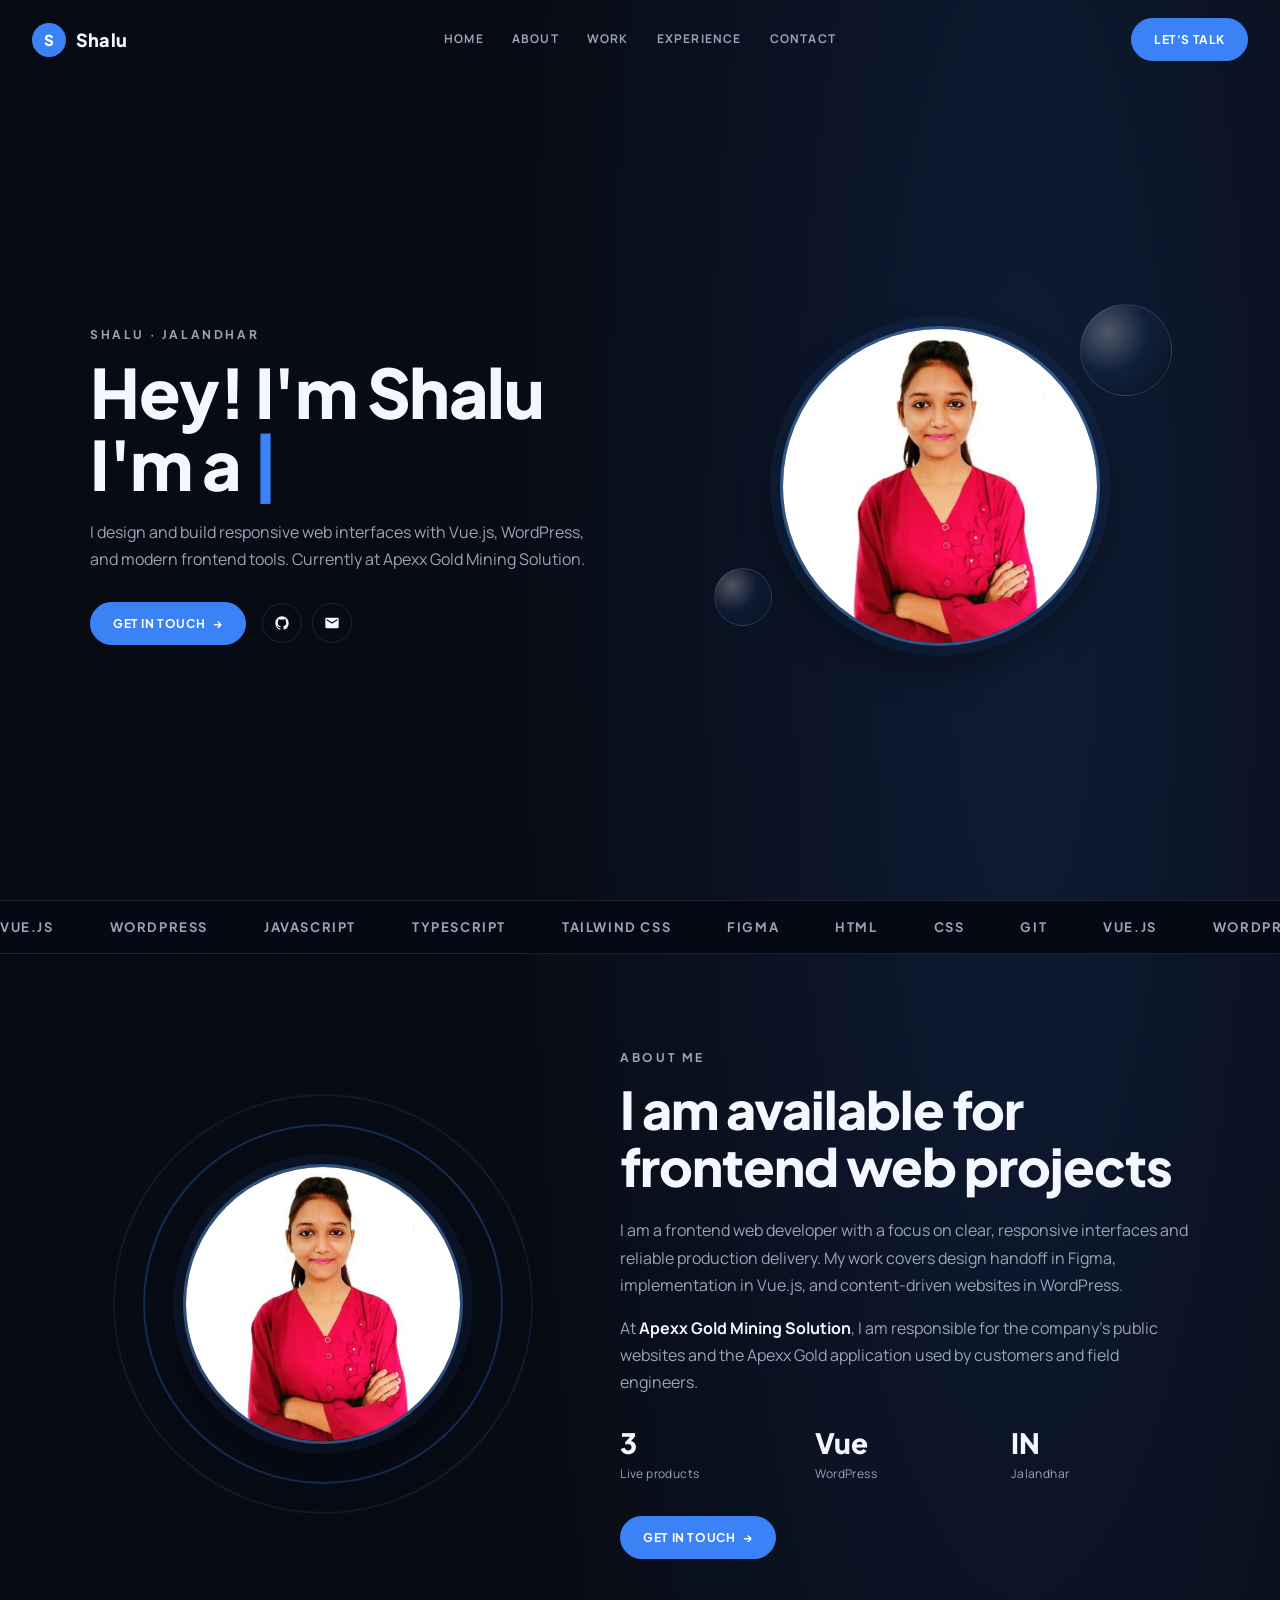
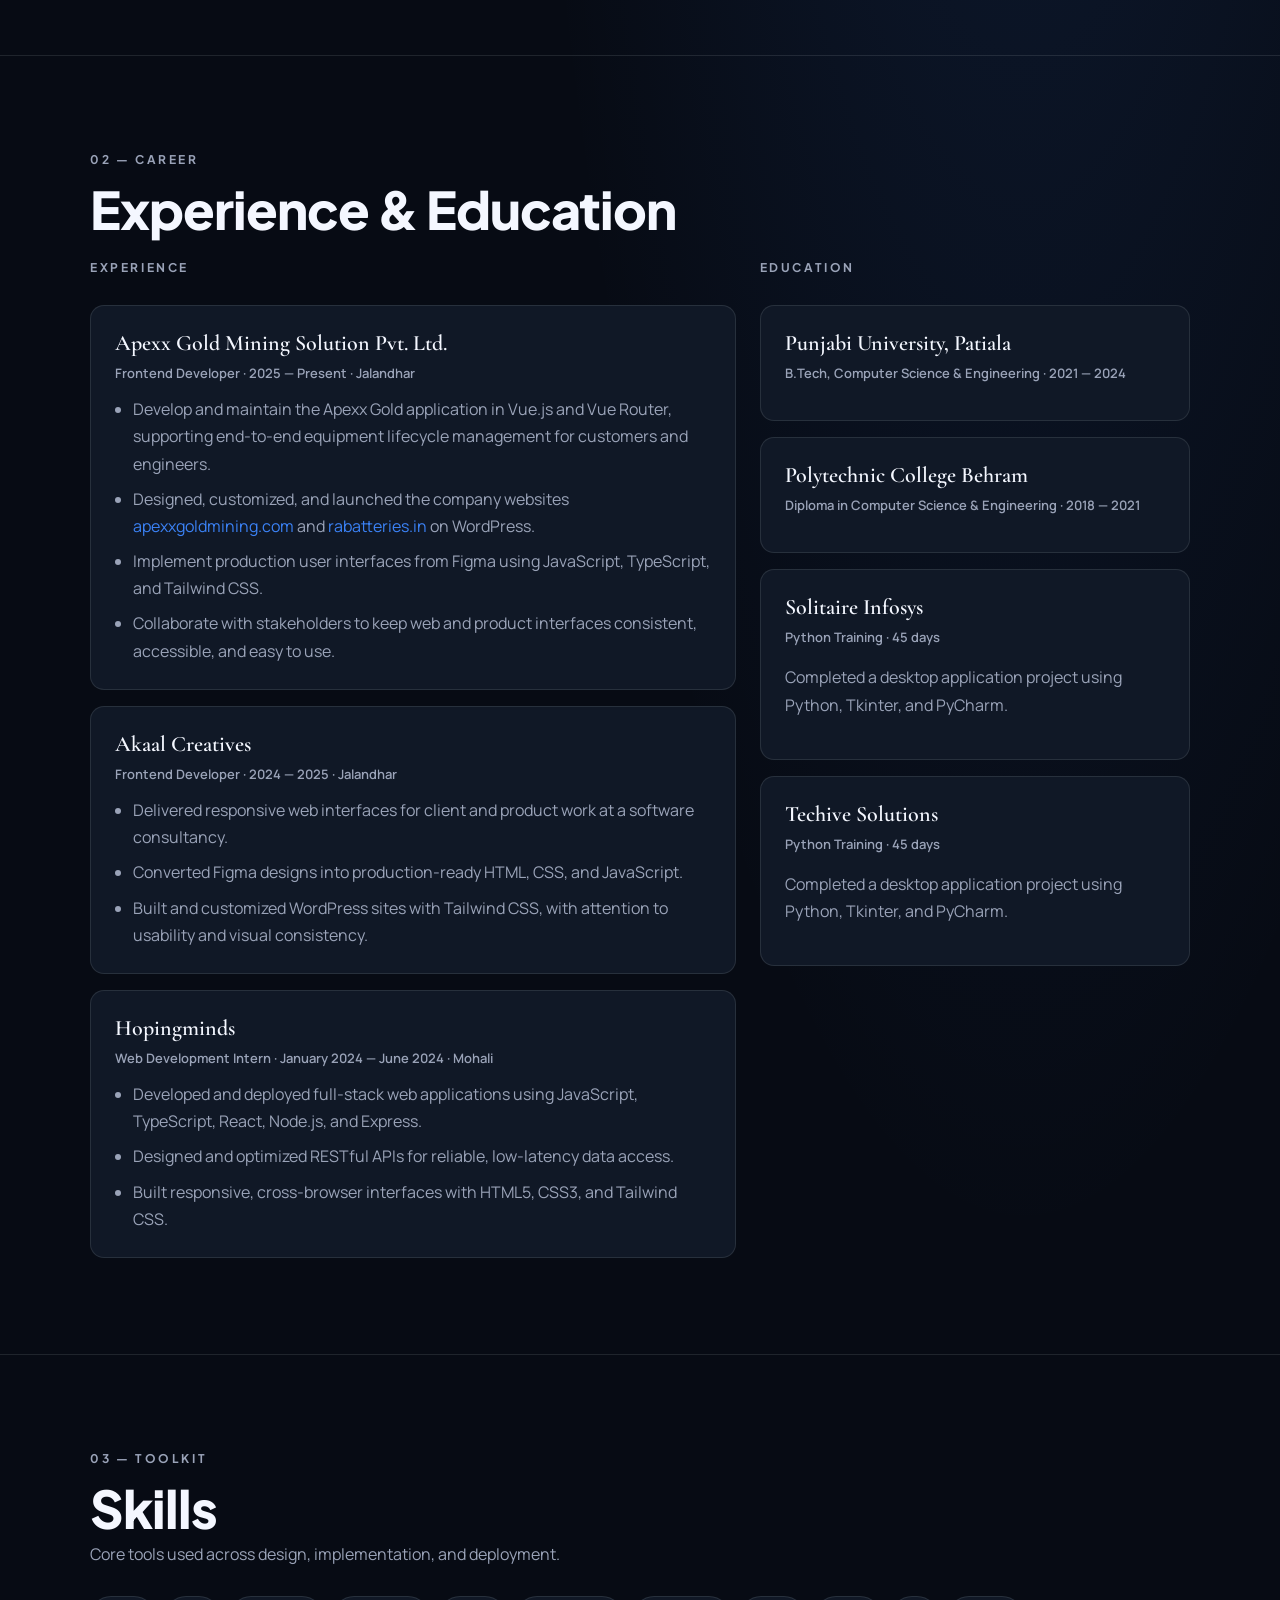
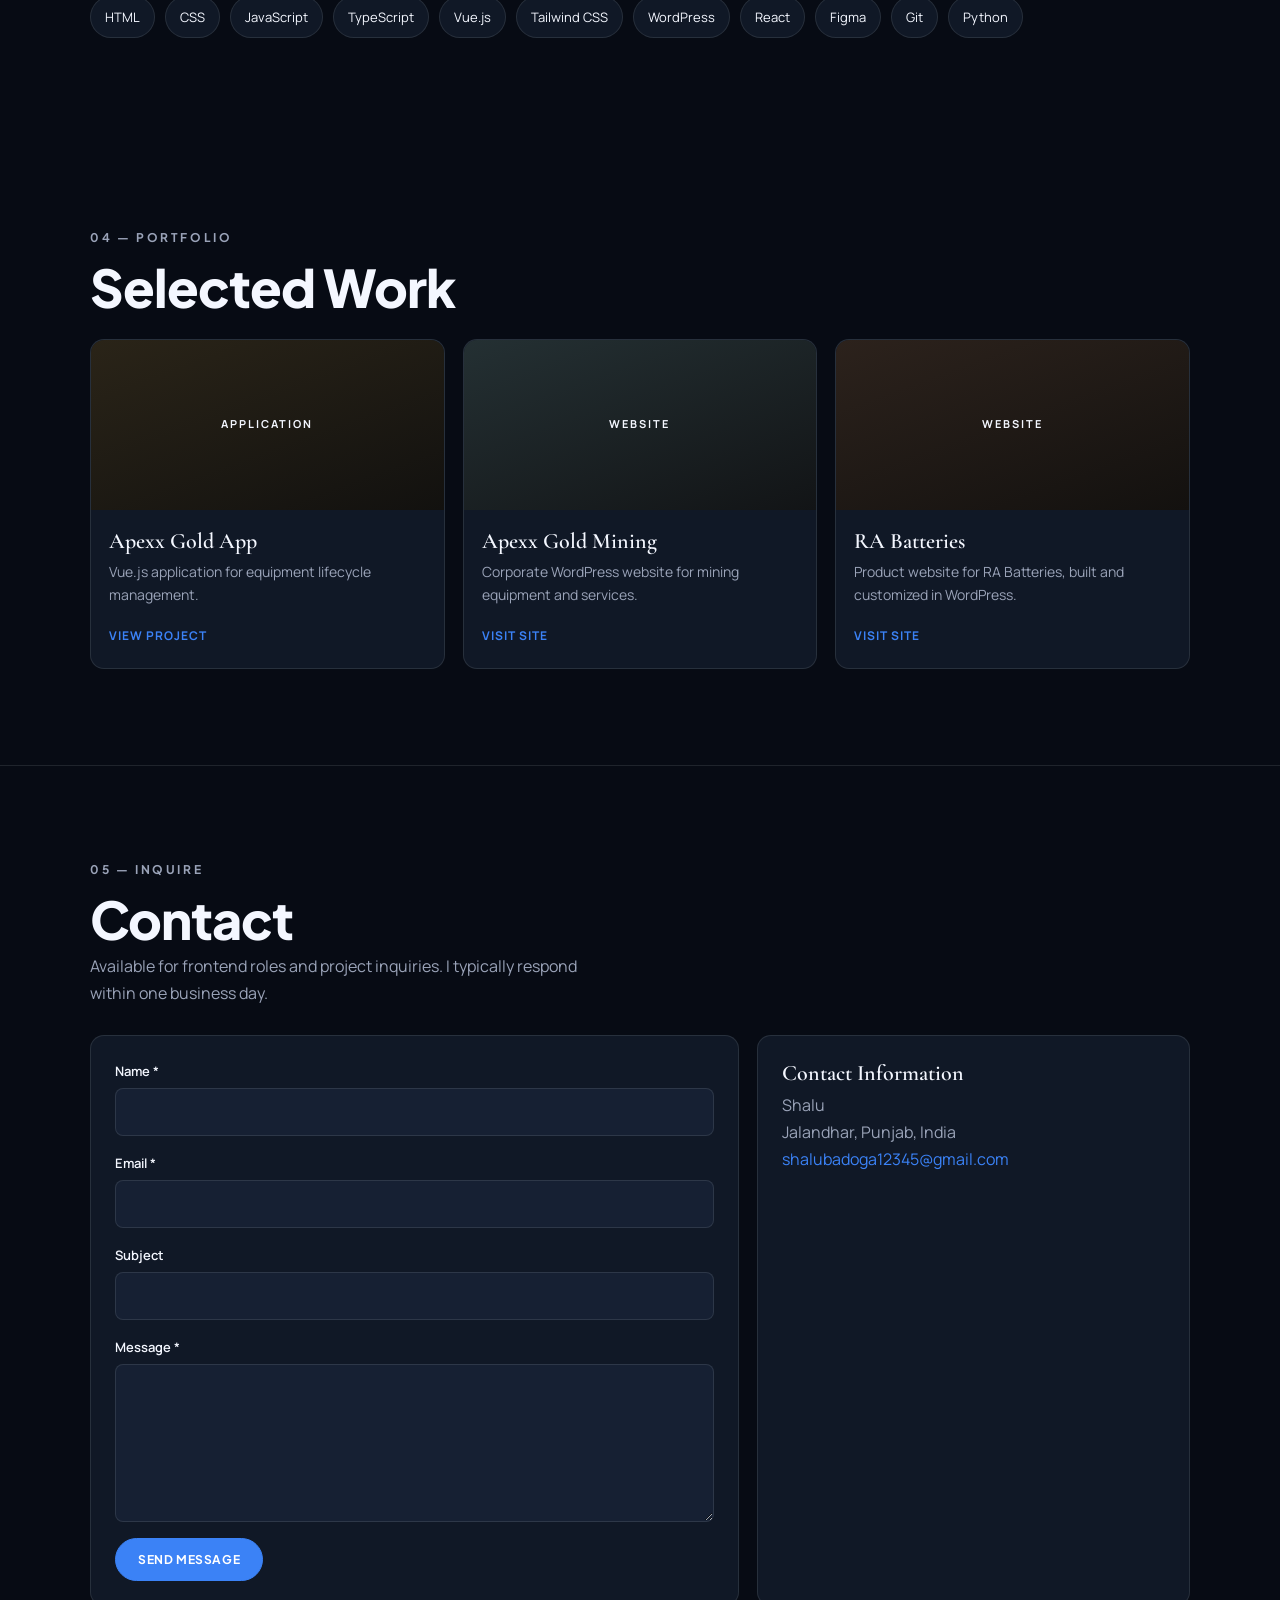
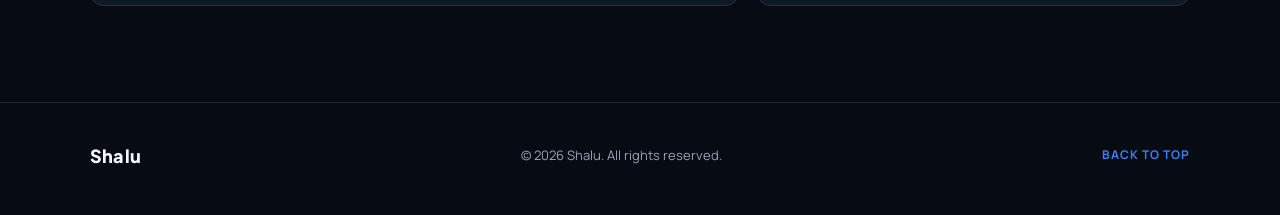
<file: index.html>
<!DOCTYPE html>
<html lang="en">
<head>
  <meta charset="UTF-8" />
  <meta name="viewport" content="width=device-width, initial-scale=1.0" />
  <meta name="theme-color" content="#0b0c0e" />
  <meta name="description" content="Shalu is a Frontend Web Developer based in Jalandhar, building Vue.js applications and WordPress websites at Apexx Gold Mining Solution." />
  <title>Shalu | Frontend Web Developer</title>
  <link rel="icon" href="data:image/svg+xml,%3Csvg xmlns='http://www.w3.org/2000/svg' viewBox='0 0 64 64'%3E%3Crect width='64' height='64' rx='12' fill='%230b0c0e'/%3E%3Ctext x='32' y='44' text-anchor='middle' font-size='34' font-family='Georgia' fill='%23c9a36a'%3ES%3C/text%3E%3C/svg%3E" />
  <link rel="preconnect" href="https://fonts.googleapis.com" />
  <link rel="preconnect" href="https://fonts.gstatic.com" crossorigin />
  <link href="https://fonts.googleapis.com/css2?family=Cormorant+Garamond:ital,wght@0,500;0,600;0,700;1,500&family=Manrope:wght@400;500;600;700&family=Plus+Jakarta+Sans:wght@500;600;700;800&display=swap" rel="stylesheet" />
  <link rel="stylesheet" href="style.css" />
  <script src="script.js" defer></script>
</head>
<body>
  <header class="site-header">
    <a class="brand" href="#home"><span class="brand-mark">S</span>Shalu</a>
    <nav class="nav-desktop">
      <a href="#home">Home</a>
      <a href="#about">About</a>
      <a href="#works">Work</a>
      <a href="#resume">Experience</a>
      <a href="#contact">Contact</a>
    </nav>
    <div class="header-end">
      <a class="button header-cta" href="#contact">Let's Talk</a>
      <button class="menu-toggle" aria-label="Open menu" aria-expanded="false">
        <span></span><span></span><span></span>
      </button>
    </div>
  </header>

  <nav class="nav-overlay" id="nav-links" hidden>
    <button class="menu-close" aria-label="Close menu">×</button>
    <ul>
      <li><a href="#home">Home</a></li>
      <li><a href="#about">About</a></li>
      <li><a href="#resume">Experience</a></li>
      <li><a href="#works">Work</a></li>
      <li><a href="#contact">Contact</a></li>
    </ul>
  </nav>

  <main>
    <section class="hero" id="home">
      <div class="wrap hero-inner">
        <div class="hero-copy">
          <p class="hero-name">Shalu · Jalandhar</p>
          <h1>Hey! I'm Shalu<br />I'm a <span class="typed-text">Frontend Developer</span><span class="cursor">|</span></h1>
          <p class="hero-tagline">I design and build responsive web interfaces with Vue.js, WordPress, and modern frontend tools. Currently at Apexx Gold Mining Solution.</p>
          <div class="hero-actions">
            <a class="button" href="#contact">Get in Touch <span>→</span></a>
            <div class="socials">
              <a href="https://github.com/shalu2024" target="_blank" rel="noreferrer" aria-label="GitHub">
                <svg viewBox="0 0 24 24" width="16" height="16" aria-hidden="true"><path fill="currentColor" d="M12 2C6.48 2 2 6.58 2 12.26c0 4.52 2.87 8.35 6.84 9.71.5.1.68-.22.68-.49 0-.24-.01-.88-.01-1.73-2.78.62-3.37-1.37-3.37-1.37-.45-1.18-1.11-1.5-1.11-1.5-.91-.64.07-.63.07-.63 1 .07 1.53 1.06 1.53 1.06.9 1.57 2.36 1.12 2.94.86.09-.67.35-1.12.63-1.38-2.22-.26-4.56-1.14-4.56-5.07 0-1.12.39-2.03 1.03-2.75-.1-.26-.45-1.31.1-2.73 0 0 .84-.27 2.75 1.05A9.3 9.3 0 0 1 12 6.84c.85 0 1.71.12 2.51.35 1.9-1.32 2.74-1.05 2.74-1.05.55 1.42.2 2.47.1 2.73.64.72 1.03 1.63 1.03 2.75 0 3.94-2.34 4.8-4.57 5.06.36.32.68.94.68 1.9 0 1.37-.01 2.47-.01 2.81 0 .27.18.6.69.49A10.04 10.04 0 0 0 22 12.26C22 6.58 17.52 2 12 2z"/></svg>
              </a>
              <a href="mailto:shalubadoga12345@gmail.com" aria-label="Email">
                <svg viewBox="0 0 24 24" width="16" height="16" aria-hidden="true"><path fill="currentColor" d="M20 4H4a2 2 0 0 0-2 2v12a2 2 0 0 0 2 2h16a2 2 0 0 0 2-2V6a2 2 0 0 0-2-2zm0 4-8 5L4 8V6l8 5 8-5z"/></svg>
              </a>
            </div>
          </div>
        </div>
        <div class="hero-visual">
          <span class="orb orb-a" aria-hidden="true"></span>
          <span class="orb orb-b" aria-hidden="true"></span>
          <img class="hero-photo" src="images/shalu.jpg" alt="Professional portrait of Shalu" width="400" height="400" />
        </div>
      </div>
    </section>

    <div class="ticker" aria-hidden="true">
      <div class="ticker-track">
        <span>Vue.js</span><span>WordPress</span><span>JavaScript</span><span>TypeScript</span><span>Tailwind CSS</span><span>Figma</span><span>HTML</span><span>CSS</span><span>Git</span>
        <span>Vue.js</span><span>WordPress</span><span>JavaScript</span><span>TypeScript</span><span>Tailwind CSS</span><span>Figma</span><span>HTML</span><span>CSS</span><span>Git</span>
      </div>
    </div>

    <section class="about" id="about">
      <div class="wrap about-grid">
        <div class="about-visual">
          <span class="ring ring-a" aria-hidden="true"></span>
          <span class="ring ring-b" aria-hidden="true"></span>
          <img class="portrait" src="images/shalu.jpg" alt="Shalu, Frontend Web Developer" width="400" height="400" />
        </div>
        <div class="about-copy">
          <p class="kicker">About Me</p>
          <h2 class="section-title">I am available for frontend web projects</h2>
          <p>
            I am a frontend web developer with a focus on clear, responsive interfaces
            and reliable production delivery. My work covers design handoff in Figma,
            implementation in Vue.js, and content-driven websites in WordPress.
          </p>
          <p>
            At <strong>Apexx Gold Mining Solution</strong>, I am responsible for the
            company's public websites and the Apexx Gold application used by customers
            and field engineers.
          </p>
          <div class="about-facts">
            <div>
              <strong>3</strong>
              <span>Live products</span>
            </div>
            <div>
              <strong>Vue</strong>
              <span>WordPress</span>
            </div>
            <div>
              <strong>IN</strong>
              <span>Jalandhar</span>
            </div>
          </div>
          <a class="button" href="#contact">Get in Touch <span>→</span></a>
        </div>
      </div>
    </section>

    <section class="resume" id="resume">
      <div class="wrap">
        <p class="kicker">02 — Career</p>
        <h2 class="section-title">Experience &amp; Education</h2>
        <div class="resume-layout">
          <div class="resume-block">
            <h3 class="banner">Experience</h3>
            <article class="card">
              <h3>Apexx Gold Mining Solution Pvt. Ltd.</h3>
              <p class="meta">Frontend Developer · 2025 — Present · Jalandhar</p>
              <ul>
                <li>Develop and maintain the Apexx Gold application in Vue.js and Vue Router, supporting end-to-end equipment lifecycle management for customers and engineers.</li>
                <li>Designed, customized, and launched the company websites <a href="https://www.apexxgoldmining.com/" target="_blank" rel="noreferrer">apexxgoldmining.com</a> and <a href="https://www.rabatteries.in/" target="_blank" rel="noreferrer">rabatteries.in</a> on WordPress.</li>
                <li>Implement production user interfaces from Figma using JavaScript, TypeScript, and Tailwind CSS.</li>
                <li>Collaborate with stakeholders to keep web and product interfaces consistent, accessible, and easy to use.</li>
              </ul>
            </article>
            <article class="card">
              <h3>Akaal Creatives</h3>
              <p class="meta">Frontend Developer · 2024 — 2025 · Jalandhar</p>
              <ul>
                <li>Delivered responsive web interfaces for client and product work at a software consultancy.</li>
                <li>Converted Figma designs into production-ready HTML, CSS, and JavaScript.</li>
                <li>Built and customized WordPress sites with Tailwind CSS, with attention to usability and visual consistency.</li>
              </ul>
            </article>
            <article class="card">
              <h3>Hopingminds</h3>
              <p class="meta">Web Development Intern · January 2024 — June 2024 · Mohali</p>
              <ul>
                <li>Developed and deployed full-stack web applications using JavaScript, TypeScript, React, Node.js, and Express.</li>
                <li>Designed and optimized RESTful APIs for reliable, low-latency data access.</li>
                <li>Built responsive, cross-browser interfaces with HTML5, CSS3, and Tailwind CSS.</li>
              </ul>
            </article>
          </div>

          <div class="resume-block">
            <h3 class="banner">Education</h3>
            <article class="card">
              <h3>Punjabi University, Patiala</h3>
              <p class="meta">B.Tech, Computer Science &amp; Engineering · 2021 — 2024</p>
            </article>
            <article class="card">
              <h3>Polytechnic College Behram</h3>
              <p class="meta">Diploma in Computer Science &amp; Engineering · 2018 — 2021</p>
            </article>
            <article class="card">
              <h3>Solitaire Infosys</h3>
              <p class="meta">Python Training · 45 days</p>
              <p>Completed a desktop application project using Python, Tkinter, and PyCharm.</p>
            </article>
            <article class="card">
              <h3>Techive Solutions</h3>
              <p class="meta">Python Training · 45 days</p>
              <p>Completed a desktop application project using Python, Tkinter, and PyCharm.</p>
            </article>
          </div>
        </div>
      </div>
    </section>

    <section class="skills" id="skills">
      <div class="wrap">
        <p class="kicker">03 — Toolkit</p>
        <h2 class="section-title">Skills</h2>
        <p class="lead">Core tools used across design, implementation, and deployment.</p>
        <ul class="skill-list">
          <li>HTML</li>
          <li>CSS</li>
          <li>JavaScript</li>
          <li>TypeScript</li>
          <li>Vue.js</li>
          <li>Tailwind CSS</li>
          <li>WordPress</li>
          <li>React</li>
          <li>Figma</li>
          <li>Git</li>
          <li>Python</li>
        </ul>
      </div>
    </section>

    <section class="works" id="works">
      <div class="wrap">
        <p class="kicker">04 — Portfolio</p>
        <h2 class="section-title">Selected Work</h2>
        <div class="work-grid">
          <a class="work-card" href="https://apps.apple.com/in/app/apexx-gold/id6762597234" target="_blank" rel="noreferrer">
            <div class="work-thumb tone-one"><span>Application</span></div>
            <div class="work-body">
              <h3>Apexx Gold App</h3>
              <p>Vue.js application for equipment lifecycle management.</p>
              <span class="work-link">View project</span>
            </div>
          </a>
          <a class="work-card" href="https://www.apexxgoldmining.com/" target="_blank" rel="noreferrer">
            <div class="work-thumb tone-two"><span>Website</span></div>
            <div class="work-body">
              <h3>Apexx Gold Mining</h3>
              <p>Corporate WordPress website for mining equipment and services.</p>
              <span class="work-link">Visit site</span>
            </div>
          </a>
          <a class="work-card" href="https://www.rabatteries.in/" target="_blank" rel="noreferrer">
            <div class="work-thumb tone-three"><span>Website</span></div>
            <div class="work-body">
              <h3>RA Batteries</h3>
              <p>Product website for RA Batteries, built and customized in WordPress.</p>
              <span class="work-link">Visit site</span>
            </div>
          </a>
        </div>
      </div>
    </section>

    <section class="contact" id="contact">
      <div class="wrap">
        <p class="kicker">05 — Inquire</p>
        <h2 class="section-title">Contact</h2>
        <p class="lead contact-intro">Available for frontend roles and project inquiries. I typically respond within one business day.</p>
        <div class="contact-grid">
          <form class="contact-form card" action="mailto:shalubadoga12345@gmail.com" method="post" enctype="text/plain">
            <label>Name *<input type="text" name="name" required /></label>
            <label>Email *<input type="email" name="email" required /></label>
            <label>Subject<input type="text" name="subject" /></label>
            <label>Message *<textarea name="message" rows="6" required></textarea></label>
            <button type="submit" class="button">Send Message</button>
          </form>
          <div class="contact-aside card">
            <h3>Contact Information</h3>
            <p>
              Shalu<br />
              Jalandhar, Punjab, India<br />
              <a href="mailto:shalubadoga12345@gmail.com">shalubadoga12345@gmail.com</a>
            </p>
          </div>
        </div>
      </div>
    </section>
  </main>

  <footer class="site-footer">
    <div class="wrap footer-inner">
      <a class="brand" href="#home">Shalu</a>
      <p>© <span id="year"></span> Shalu. All rights reserved.</p>
      <a class="back-top" href="#home">Back to top</a>
    </div>
  </footer>
</body>
</html>
</file>
<file: style.css>
:root {
  --bg: #070b14;
  --surface: #101826;
  --elevated: #162033;
  --text: #f4f7ff;
  --muted: #9aa3b8;
  --accent: #3b82f6;
  --accent-strong: #60a5fa;
  --line: rgba(244, 247, 255, 0.1);
  --serif: "Cormorant Garamond", Georgia, serif;
  --sans: "Manrope", "Helvetica Neue", Arial, sans-serif;
  --display: "Plus Jakarta Sans", "Manrope", sans-serif;
}

* { box-sizing: border-box; }

html {
  scroll-behavior: smooth;
  scroll-padding-top: 88px;
}

body {
  margin: 0;
  color: var(--text);
  font-family: var(--sans);
  font-size: 16px;
  line-height: 1.7;
  background:
    radial-gradient(ellipse at 80% 12%, rgba(59, 130, 246, 0.14), transparent 36%),
    var(--bg);
  overflow-x: hidden;
}

a { color: var(--accent); text-decoration: none; }
a:hover { color: var(--accent-strong); }
img { max-width: 100%; display: block; }

.wrap {
  width: min(1100px, calc(100% - 48px));
  margin: 0 auto;
}

.site-header {
  position: fixed;
  top: 0;
  left: 0;
  right: 0;
  z-index: 20;
  display: grid;
  grid-template-columns: 1fr auto 1fr;
  align-items: center;
  padding: 18px 32px;
  transition: background 0.25s, border-color 0.25s;
}

.site-header.is-scrolled {
  background: rgba(7, 11, 20, 0.88);
  border-bottom: 1px solid var(--line);
  backdrop-filter: blur(16px);
}

.brand {
  display: inline-flex;
  align-items: center;
  gap: 10px;
  color: var(--text);
  font: 800 18px var(--display);
  letter-spacing: 0.2px;
}

.brand-mark {
  width: 34px;
  height: 34px;
  border-radius: 50%;
  display: grid;
  place-items: center;
  background: var(--accent);
  color: #fff;
  font-size: 15px;
}

.brand:hover { color: var(--accent-strong); }

.nav-desktop {
  display: flex;
  gap: 28px;
}

.nav-desktop a {
  color: var(--muted);
  font-size: 12px;
  font-weight: 700;
  letter-spacing: 1.2px;
  text-transform: uppercase;
}

.nav-desktop a:hover { color: var(--text); }

.header-end {
  justify-self: end;
  display: flex;
  align-items: center;
  gap: 12px;
}

.header-cta { padding: 10px 18px; }

.menu-toggle {
  display: none;
  width: 42px;
  height: 42px;
  border: 1px solid var(--line);
  background: var(--surface);
  place-content: center;
  gap: 5px;
  cursor: pointer;
}

.menu-toggle span {
  display: block;
  width: 18px;
  height: 2px;
  background: var(--text);
}

.nav-overlay {
  position: fixed;
  inset: 0;
  background: #0b0c0e;
  z-index: 30;
  display: grid;
  place-items: center;
}

.nav-overlay[hidden] { display: none; }

.nav-overlay ul {
  list-style: none;
  margin: 0;
  padding: 0;
  text-align: center;
}

.nav-overlay a {
  display: block;
  padding: 14px 20px;
  color: var(--text);
  font-size: 32px;
  font-family: var(--serif);
}

.menu-close {
  position: absolute;
  top: 22px;
  right: 28px;
  border: 0;
  background: none;
  color: var(--text);
  font-size: 42px;
  line-height: 1;
  cursor: pointer;
}

.hero {
  min-height: 100dvh;
  display: grid;
  align-items: center;
  padding: 120px 0 48px;
}

.hero-inner {
  display: grid;
  grid-template-columns: 1.05fr 0.95fr;
  gap: 48px;
  align-items: center;
}

.hero-name,
.kicker,
.banner {
  margin: 0 0 14px;
  font: 700 12px var(--display);
  letter-spacing: 2.6px;
  text-transform: uppercase;
  color: var(--muted);
}

.hero h1 {
  margin: 0 0 20px;
  font: 800 clamp(40px, 6vw, 68px) / 1.05 var(--display);
  letter-spacing: -1.5px;
}

.typed-text { color: var(--text); }
.cursor {
  color: var(--accent);
  animation: blink 1s steps(2, start) infinite;
}

.hero-tagline {
  max-width: 500px;
  margin: 0 0 28px;
  font-size: 16px;
  color: var(--muted);
}

.hero-actions {
  display: flex;
  align-items: center;
  gap: 16px;
  flex-wrap: wrap;
}

.socials {
  display: flex;
  gap: 10px;
}

.socials a {
  color: var(--text);
  border: 1px solid var(--line);
  border-radius: 50%;
  width: 40px;
  height: 40px;
  display: grid;
  place-items: center;
  background: transparent;
}

.socials a:hover {
  background: var(--accent);
  border-color: var(--accent);
  color: #fff;
}

.hero-visual {
  position: relative;
  display: grid;
  place-items: center;
  min-height: 420px;
}

.hero-photo {
  width: min(320px, 70%);
  aspect-ratio: 1;
  height: auto;
  object-fit: cover;
  object-position: center 22%;
  border-radius: 50%;
  position: relative;
  z-index: 2;
  border: 3px solid rgba(96, 165, 250, 0.45);
  box-shadow:
    0 0 0 10px rgba(59, 130, 246, 0.08),
    0 22px 40px rgba(0, 0, 0, 0.38);
}

.orb {
  position: absolute;
  border-radius: 50%;
  background: radial-gradient(circle at 30% 30%, rgba(255,255,255,0.28), rgba(59,130,246,0.08) 45%, rgba(10,16,28,0.8));
  border: 1px solid rgba(255,255,255,0.12);
  filter: blur(0.2px);
}

.orb-a { width: 92px; height: 92px; top: 28px; right: 18px; }
.orb-b { width: 58px; height: 58px; bottom: 70px; left: 24px; }

.ticker {
  overflow: hidden;
  border-top: 1px solid var(--line);
  border-bottom: 1px solid var(--line);
  background: #050914;
  padding: 18px 0;
}

.ticker-track {
  display: flex;
  gap: 56px;
  width: max-content;
  animation: ticker 28s linear infinite;
  color: var(--muted);
  font: 700 13px var(--display);
  letter-spacing: 1.6px;
  text-transform: uppercase;
}

@keyframes ticker {
  from { transform: translateX(0); }
  to { transform: translateX(-50%); }
}

@keyframes blink { to { visibility: hidden; } }

.about,
.resume,
.skills,
.works,
.contact { padding: 96px 0; }

.resume,
.contact { border-top: 1px solid var(--line); border-bottom: 1px solid var(--line); }

.section-title {
  margin: 0 0 22px;
  font: 800 clamp(32px, 5vw, 52px) / 1.1 var(--display);
  letter-spacing: -1px;
}

.about-grid {
  display: grid;
  grid-template-columns: 0.9fr 1.1fr;
  gap: 64px;
  align-items: center;
}

.about-visual {
  position: relative;
  display: grid;
  place-items: center;
  min-height: 420px;
}

.portrait {
  width: min(280px, 68%);
  aspect-ratio: 1;
  height: auto;
  border-radius: 50%;
  object-fit: cover;
  object-position: center 22%;
  position: relative;
  z-index: 2;
  border: 3px solid rgba(96, 165, 250, 0.45);
  box-shadow:
    0 0 0 10px rgba(59, 130, 246, 0.08),
    0 22px 40px rgba(0, 0, 0, 0.38);
}

.ring {
  position: absolute;
  border-radius: 50%;
  border: 2px solid rgba(59, 130, 246, 0.28);
}

.ring-a { width: 360px; height: 360px; }
.ring-b { width: 420px; height: 420px; opacity: 0.45; }

.about p { margin: 0 0 16px; color: var(--muted); }
.about strong { color: var(--text); font-weight: 700; }

.about-facts {
  display: grid;
  grid-template-columns: repeat(3, 1fr);
  gap: 16px;
  margin: 28px 0 32px;
}

.about-facts span,
.about-facts strong { display: block; }

.about-facts strong {
  font: 800 28px var(--display);
  color: var(--text);
  margin-bottom: 4px;
}

.about-facts span {
  font-size: 12px;
  letter-spacing: 0.4px;
  text-transform: none;
  color: var(--muted);
}

.card {
  background: var(--surface);
  border: 1px solid var(--line);
  border-radius: 14px;
  padding: 24px;
}

.button {
  display: inline-flex;
  align-items: center;
  justify-content: center;
  gap: 8px;
  padding: 13px 22px;
  background: var(--accent);
  color: #fff;
  border: 1px solid var(--accent);
  border-radius: 999px;
  font: 700 12px var(--display);
  letter-spacing: 0.6px;
  text-transform: uppercase;
  cursor: pointer;
}

.button:hover {
  background: var(--accent-strong);
  color: #fff;
}

.button-ghost {
  background: transparent;
  color: var(--text);
  border-color: var(--line);
}

.button-ghost:hover {
  border-color: var(--accent);
  color: var(--accent);
}

.resume-layout {
  display: grid;
  grid-template-columns: 1.2fr 0.8fr;
  gap: 24px;
  align-items: start;
}

.resume-block { display: grid; gap: 16px; }
.resume article h3,
.work-card h3,
.contact-aside h3 {
  margin: 0 0 6px;
  font: 600 22px var(--serif);
}

.meta {
  margin: 0 0 12px;
  color: var(--accent);
  font-size: 13px;
  font-weight: 600;
}

.resume p,
.resume li { color: var(--muted); }
.resume ul { margin: 0; padding-left: 18px; }
.resume li + li { margin-top: 8px; }

.lead {
  margin: -18px 0 28px;
  color: var(--muted);
}

.contact-intro {
  max-width: 520px;
}

.skill-list {
  display: flex;
  flex-wrap: wrap;
  gap: 10px;
  list-style: none;
  margin: 0;
  padding: 0;
}

.skill-list li {
  padding: 9px 14px;
  background: var(--surface);
  border: 1px solid var(--line);
  border-radius: 999px;
  font-size: 13px;
  color: var(--text);
}

.work-grid {
  display: grid;
  grid-template-columns: repeat(3, 1fr);
  gap: 18px;
}

.work-card {
  color: inherit;
  background: var(--surface);
  border: 1px solid var(--line);
  border-radius: 14px;
  overflow: hidden;
  transition: transform 0.2s, border-color 0.2s;
}

.work-card:hover {
  color: inherit;
  transform: translateY(-4px);
  border-color: rgba(59, 130, 246, 0.45);
}

.work-thumb {
  height: 170px;
  display: grid;
  place-items: center;
}

.work-thumb span {
  color: var(--text);
  letter-spacing: 2px;
  text-transform: uppercase;
  font-size: 11px;
  font-weight: 700;
}

.tone-one { background: linear-gradient(160deg, #2a2418, #12110f); }
.tone-two { background: linear-gradient(160deg, #243033, #121416); }
.tone-three { background: linear-gradient(160deg, #2c221c, #13110f); }

.work-body { padding: 18px 18px 20px; }
.work-body p {
  margin: 0 0 14px;
  color: var(--muted);
  font-size: 14px;
}

.work-link {
  font-size: 12px;
  font-weight: 700;
  letter-spacing: 1px;
  text-transform: uppercase;
  color: var(--accent);
}

.contact-grid {
  display: grid;
  grid-template-columns: 1.2fr 0.8fr;
  gap: 18px;
}

.contact-form label {
  display: block;
  margin-bottom: 16px;
  font-size: 13px;
  font-weight: 600;
}

.contact-form input,
.contact-form textarea {
  display: block;
  width: 100%;
  margin-top: 6px;
  padding: 12px 13px;
  border: 1px solid var(--line);
  border-radius: 8px;
  font: 400 16px var(--sans);
  background: var(--elevated);
  color: var(--text);
}

.contact-form input:focus,
.contact-form textarea:focus {
  outline: 2px solid rgba(59, 130, 246, 0.45);
  border-color: var(--accent);
}

.contact-aside p {
  margin: 0 0 22px;
  color: var(--muted);
}

.site-footer {
  padding: 28px 0 36px;
}

.footer-inner {
  display: flex;
  justify-content: space-between;
  align-items: center;
  gap: 16px;
  color: var(--muted);
  font-size: 13px;
}

.back-top { color: var(--accent); text-transform: uppercase; letter-spacing: 1px; font-size: 12px; font-weight: 700; }

@media (prefers-reduced-motion: reduce) {
  .ticker-track,
  .cursor { animation: none; }
}

@media (max-width: 980px) {
  .hero-inner,
  .about-grid,
  .resume-layout,
  .work-grid,
  .contact-grid { grid-template-columns: 1fr; }
  .hero-inner { gap: 36px; }
  .hero-visual { display: none; }
  .site-header { grid-template-columns: 1fr auto; }
  .nav-desktop { display: none; }
  .menu-toggle { display: grid; }
  .header-cta { display: none; }
}

@media (max-width: 760px) {
  .wrap { width: calc(100% - 64px); }
  .site-header { padding: 16px 32px; }
  .about-grid { text-align: center; }
  .about-facts { grid-template-columns: 1fr; }
  .hero { min-height: auto; padding: 110px 0 40px; }
  .about-visual { min-height: 320px; }
  .hero-actions { justify-content: center; }
  .socials { justify-content: center; }
  .hero-copy { text-align: center; }
  .hero-tagline { margin-left: auto; margin-right: auto; }
  .ring-a { width: 280px; height: 280px; }
  .ring-b { width: 330px; height: 330px; }
}

@media (max-width: 560px) {
  .wrap { width: calc(100% - 64px); }
  .site-header { padding: 14px 32px; }
  .nav-overlay a { font-size: 24px; }
  .about,
  .resume,
  .skills,
  .works,
  .contact { padding: 64px 0; }
  .contact-aside p { overflow-wrap: anywhere; }
  .hero-actions .button { width: 100%; }
  .footer-inner { flex-direction: column; text-align: center; }
}
</file>
